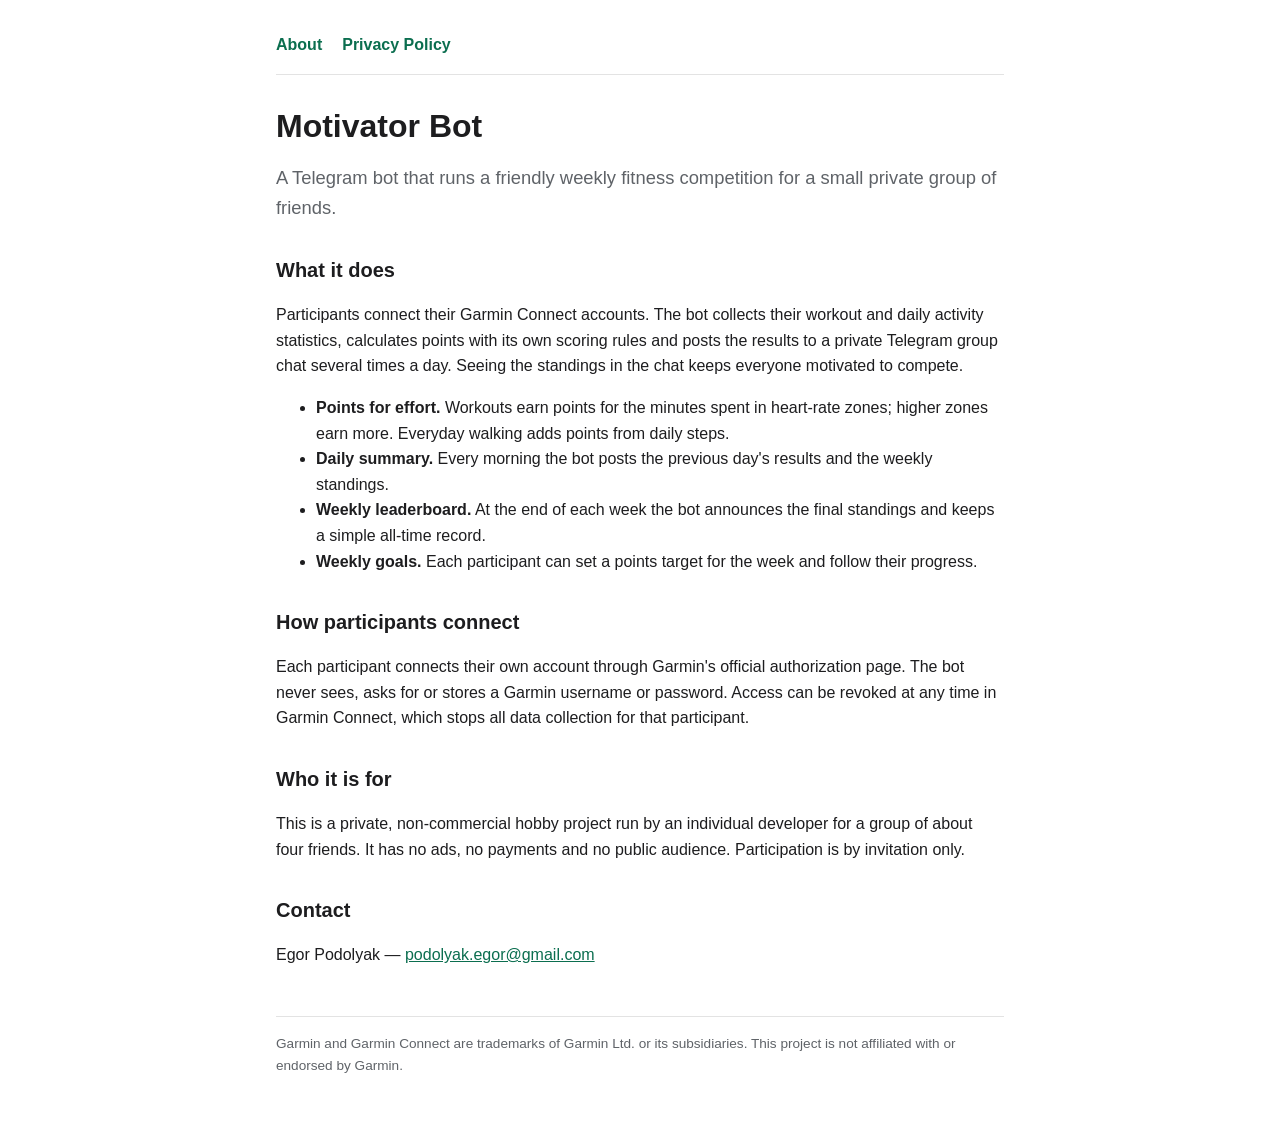
<file: index.html>
<!doctype html>
<html lang="en">
<head>
  <meta charset="utf-8">
  <meta name="viewport" content="width=device-width, initial-scale=1">
  <title>Motivator Bot</title>
  <meta name="description" content="A Telegram bot that runs a friendly weekly fitness competition for a small group of friends.">
  <link rel="stylesheet" href="style.css">
</head>
<body>
<main>
  <nav>
    <a href="./">About</a>
    <a href="privacy.html">Privacy Policy</a>
  </nav>

  <h1>Motivator Bot</h1>
  <p class="lead">A Telegram bot that runs a friendly weekly fitness competition for a small private group of friends.</p>

  <h2>What it does</h2>
  <p>Participants connect their Garmin Connect accounts. The bot collects their workout and daily activity statistics, calculates points with its own scoring rules and posts the results to a private Telegram group chat several times a day. Seeing the standings in the chat keeps everyone motivated to compete.</p>
  <ul>
    <li><strong>Points for effort.</strong> Workouts earn points for the minutes spent in heart-rate zones; higher zones earn more. Everyday walking adds points from daily steps.</li>
    <li><strong>Daily summary.</strong> Every morning the bot posts the previous day's results and the weekly standings.</li>
    <li><strong>Weekly leaderboard.</strong> At the end of each week the bot announces the final standings and keeps a simple all-time record.</li>
    <li><strong>Weekly goals.</strong> Each participant can set a points target for the week and follow their progress.</li>
  </ul>

  <h2>How participants connect</h2>
  <p>Each participant connects their own account through Garmin's official authorization page. The bot never sees, asks for or stores a Garmin username or password. Access can be revoked at any time in Garmin Connect, which stops all data collection for that participant.</p>

  <h2>Who it is for</h2>
  <p>This is a private, non-commercial hobby project run by an individual developer for a group of about four friends. It has no ads, no payments and no public audience. Participation is by invitation only.</p>

  <h2>Contact</h2>
  <p>Egor Podolyak — <a href="mailto:podolyak.egor@gmail.com">podolyak.egor@gmail.com</a></p>

  <footer>
    Garmin and Garmin Connect are trademarks of Garmin Ltd. or its subsidiaries. This project is not affiliated with or endorsed by Garmin.
  </footer>
</main>
</body>
</html>
</file>
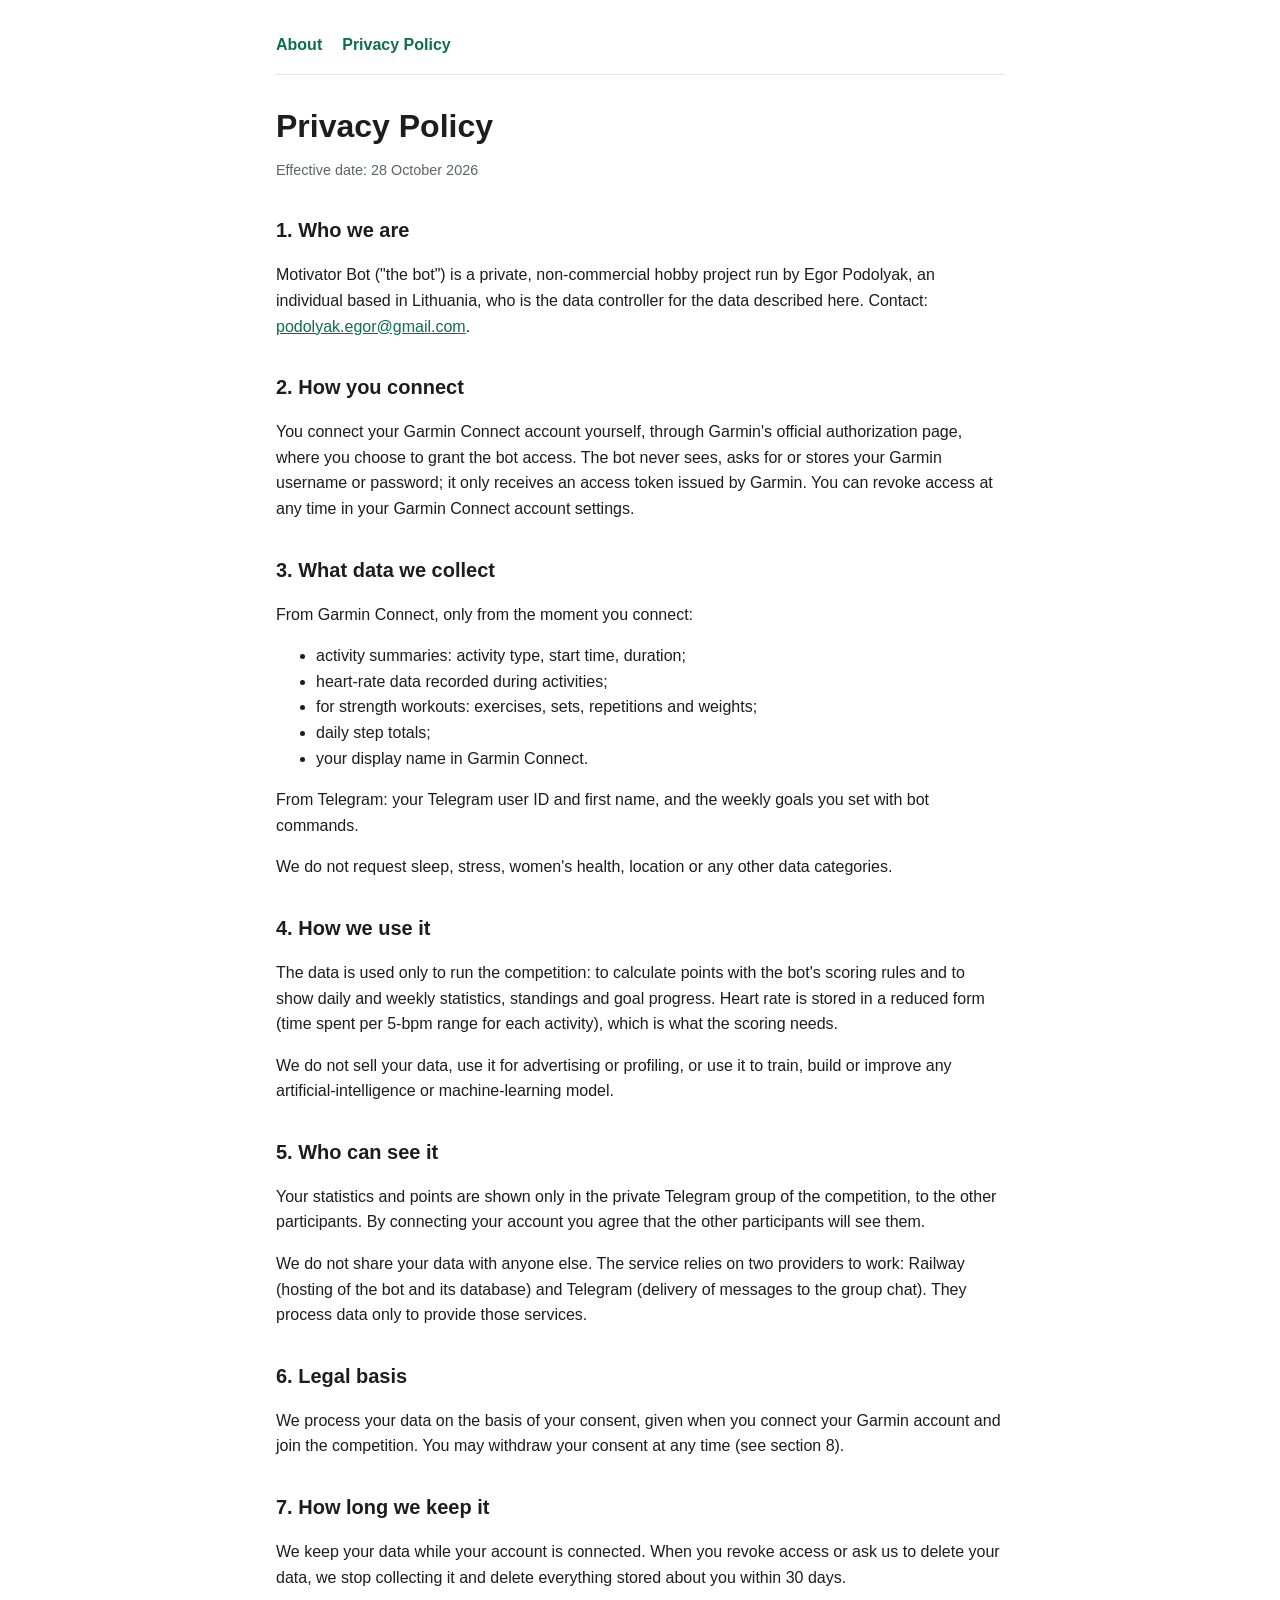
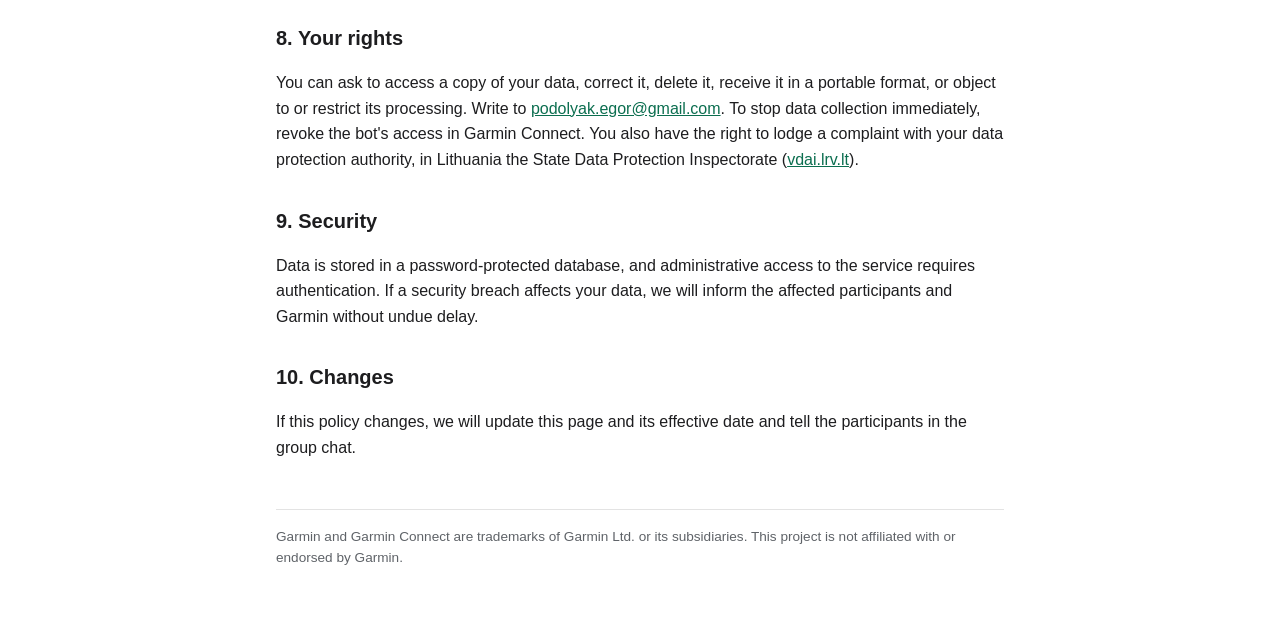
<file: privacy.html>
<!doctype html>
<html lang="en">
<head>
  <meta charset="utf-8">
  <meta name="viewport" content="width=device-width, initial-scale=1">
  <title>Privacy Policy — Motivator Bot</title>
  <meta name="description" content="How Motivator Bot collects, uses and deletes participants' data.">
  <link rel="stylesheet" href="style.css">
</head>
<body>
<main>
  <nav>
    <a href="./">About</a>
    <a href="privacy.html">Privacy Policy</a>
  </nav>

  <h1>Privacy Policy</h1>
  <p class="meta">Effective date: 28 October 2026</p>

  <h2>1. Who we are</h2>
  <p>Motivator Bot ("the bot") is a private, non-commercial hobby project run by Egor Podolyak, an individual based in Lithuania, who is the data controller for the data described here. Contact: <a href="mailto:podolyak.egor@gmail.com">podolyak.egor@gmail.com</a>.</p>

  <h2>2. How you connect</h2>
  <p>You connect your Garmin Connect account yourself, through Garmin's official authorization page, where you choose to grant the bot access. The bot never sees, asks for or stores your Garmin username or password; it only receives an access token issued by Garmin. You can revoke access at any time in your Garmin Connect account settings.</p>

  <h2>3. What data we collect</h2>
  <p>From Garmin Connect, only from the moment you connect:</p>
  <ul>
    <li>activity summaries: activity type, start time, duration;</li>
    <li>heart-rate data recorded during activities;</li>
    <li>for strength workouts: exercises, sets, repetitions and weights;</li>
    <li>daily step totals;</li>
    <li>your display name in Garmin Connect.</li>
  </ul>
  <p>From Telegram: your Telegram user ID and first name, and the weekly goals you set with bot commands.</p>
  <p>We do not request sleep, stress, women's health, location or any other data categories.</p>

  <h2>4. How we use it</h2>
  <p>The data is used only to run the competition: to calculate points with the bot's scoring rules and to show daily and weekly statistics, standings and goal progress. Heart rate is stored in a reduced form (time spent per 5-bpm range for each activity), which is what the scoring needs.</p>
  <p>We do not sell your data, use it for advertising or profiling, or use it to train, build or improve any artificial-intelligence or machine-learning model.</p>

  <h2>5. Who can see it</h2>
  <p>Your statistics and points are shown only in the private Telegram group of the competition, to the other participants. By connecting your account you agree that the other participants will see them.</p>
  <p>We do not share your data with anyone else. The service relies on two providers to work: Railway (hosting of the bot and its database) and Telegram (delivery of messages to the group chat). They process data only to provide those services.</p>

  <h2>6. Legal basis</h2>
  <p>We process your data on the basis of your consent, given when you connect your Garmin account and join the competition. You may withdraw your consent at any time (see section 8).</p>

  <h2>7. How long we keep it</h2>
  <p>We keep your data while your account is connected. When you revoke access or ask us to delete your data, we stop collecting it and delete everything stored about you within 30 days.</p>

  <h2>8. Your rights</h2>
  <p>You can ask to access a copy of your data, correct it, delete it, receive it in a portable format, or object to or restrict its processing. Write to <a href="mailto:podolyak.egor@gmail.com">podolyak.egor@gmail.com</a>. To stop data collection immediately, revoke the bot's access in Garmin Connect. You also have the right to lodge a complaint with your data protection authority, in Lithuania the State Data Protection Inspectorate (<a href="https://vdai.lrv.lt">vdai.lrv.lt</a>).</p>

  <h2>9. Security</h2>
  <p>Data is stored in a password-protected database, and administrative access to the service requires authentication. If a security breach affects your data, we will inform the affected participants and Garmin without undue delay.</p>

  <h2>10. Changes</h2>
  <p>If this policy changes, we will update this page and its effective date and tell the participants in the group chat.</p>

  <footer>
    Garmin and Garmin Connect are trademarks of Garmin Ltd. or its subsidiaries. This project is not affiliated with or endorsed by Garmin.
  </footer>
</main>
</body>
</html>
</file>
<file: style.css>
:root {
  --bg: #ffffff;
  --fg: #1d1d1f;
  --muted: #5f6368;
  --accent: #0b6e4f;
  --border: #e3e3e3;
}
@media (prefers-color-scheme: dark) {
  :root {
    --bg: #121212;
    --fg: #e8e8e8;
    --muted: #a0a0a0;
    --accent: #4cc497;
    --border: #2c2c2c;
  }
}
* { box-sizing: border-box; }
body {
  margin: 0;
  background: var(--bg);
  color: var(--fg);
  font: 16px/1.6 -apple-system, BlinkMacSystemFont, "Segoe UI", Roboto, Helvetica, Arial, sans-serif;
}
main { max-width: 760px; margin: 0 auto; padding: 32px 16px 64px; }
nav { display: flex; gap: 20px; padding-bottom: 16px; border-bottom: 1px solid var(--border); }
nav a { color: var(--accent); text-decoration: none; font-weight: 600; }
h1 { font-size: 2rem; line-height: 1.2; margin: 32px 0 8px; }
h2 { font-size: 1.25rem; margin: 32px 0 8px; }
p, li { color: var(--fg); }
.lead { font-size: 1.15rem; color: var(--muted); }
.meta { color: var(--muted); font-size: 0.9rem; }
a { color: var(--accent); }
footer { margin-top: 48px; padding-top: 16px; border-top: 1px solid var(--border); color: var(--muted); font-size: 0.85rem; }
</file>
